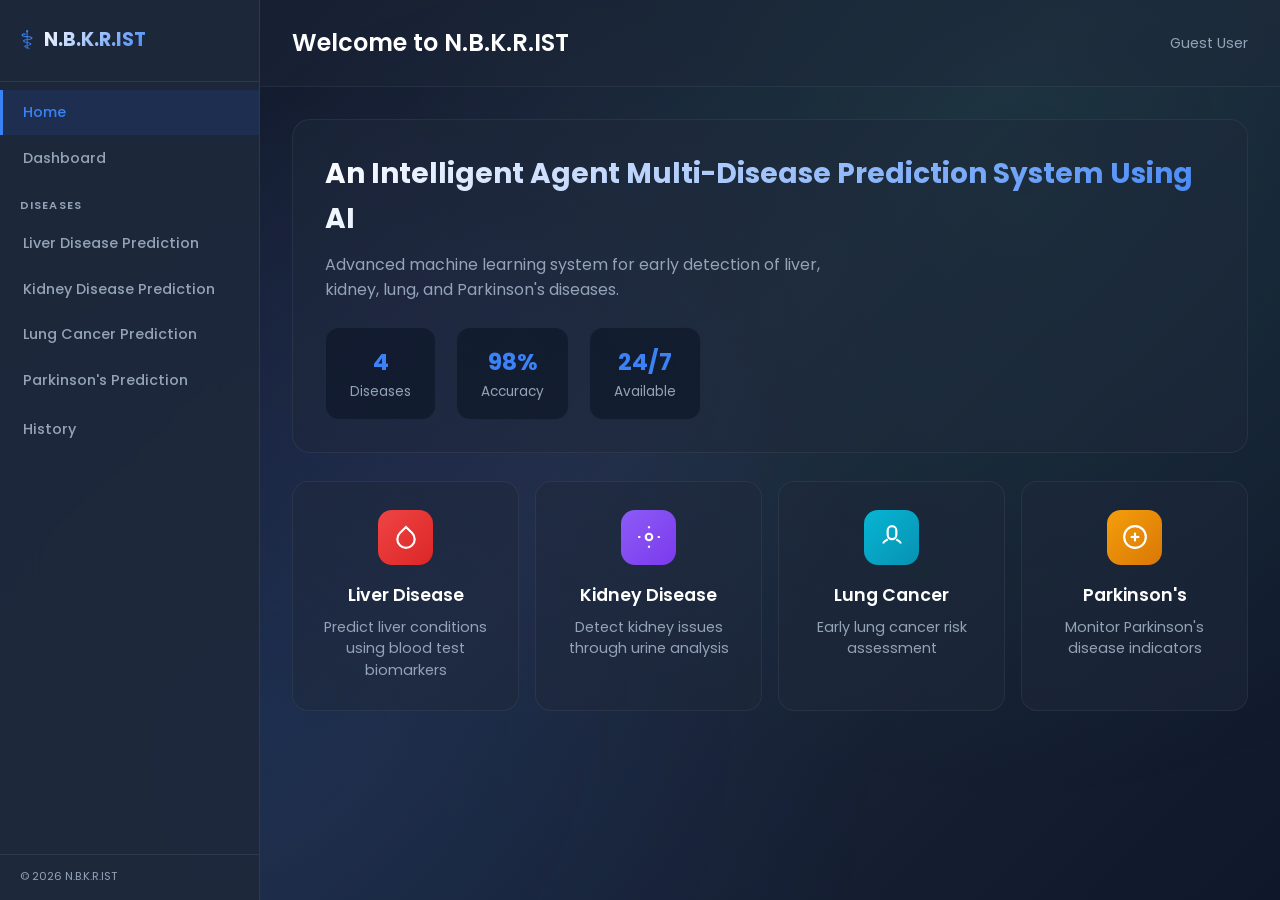
<file: frontend/index.html>
<!DOCTYPE html>
<html lang="en">
<head>
    <meta charset="UTF-8">
    <meta name="viewport" content="width=device-width, initial-scale=1.0">
    <title>N.B.K.R.IST - Home</title>
    <link rel="stylesheet" href="common.css">
    <link rel="stylesheet" href="form.css">
    <link rel="preconnect" href="https://fonts.googleapis.com">
    <link rel="preconnect" href="https://fonts.gstatic.com" crossorigin>
    <link href="https://fonts.googleapis.com/css2?family=Poppins:wght@300;400;500;600;700&display=swap" rel="stylesheet">
</head>
<body>
    <div class="app-container">
        <aside class="sidebar">
            <div class="sidebar-header">
                <span class="logo-icon">⚕</span>
                <h2>N.B.K.R.IST</h2>
            </div>
            <nav class="sidebar-nav">
                <a href="index.html" class="nav-item active">
                    <span>Home</span>
                </a>
                <a href="dashboard.html" class="nav-item">
                    <span>Dashboard</span>
                </a>
                <div class="nav-section">
                    <span class="nav-label">Diseases</span>
                    <a href="liver.html" class="nav-item">
                        <span>Liver Disease Prediction</span>
                    </a>
                    <a href="kidney.html" class="nav-item">
                        <span>Kidney Disease Prediction</span>
                    </a>
                    <a href="lung.html" class="nav-item">
                        <span>Lung Cancer Prediction</span>
                    </a>
                    <a href="parkinsons.html" class="nav-item">
                        <span>Parkinson's Prediction</span>
                    </a>
                </div>
                <a href="history.html" class="nav-item">
                    <span>History</span>
                </a>
            </nav>
            <div class="sidebar-footer">
                <p>© 2026 N.B.K.R.IST</p>
            </div>
        </aside>

        <main class="main-content">
            <header class="page-header">
                <div class="header-left">
                    <h1>Welcome to N.B.K.R.IST</h1>
                </div>
                <div class="header-right">
                    <span class="user-info">Guest User</span>
                </div>
            </header>

            <div class="content">
                <div class="hero-section">
                    <div class="hero-text">
                        <h1>An Intelligent Agent Multi-Disease Prediction System Using AI</h1>
                        <p>Advanced machine learning system for early detection of liver, kidney, lung, and Parkinson's diseases.</p>
                    </div>
                    <div class="hero-stats">
                        <div class="stat-card">
                            <span class="stat-number">4</span>
                            <span class="stat-label">Diseases</span>
                        </div>
                        <div class="stat-card">
                            <span class="stat-number">98%</span>
                            <span class="stat-label">Accuracy</span>
                        </div>
                        <div class="stat-card">
                            <span class="stat-number">24/7</span>
                            <span class="stat-label">Available</span>
                        </div>
                    </div>
                </div>

                <div class="disease-grid">
                    <a href="liver.html" class="disease-card">
                        <div class="disease-icon liver">
                            <svg viewBox="0 0 24 24" fill="none" stroke="currentColor" stroke-width="2">
                                <path d="M12 2.69l5.66 5.66a8 8 0 1 1-11.31 0z"/>
                            </svg>
                        </div>
                        <h3>Liver Disease</h3>
                        <p>Predict liver conditions using blood test biomarkers</p>
                    </a>

                    <a href="kidney.html" class="disease-card">
                        <div class="disease-icon kidney">
                            <svg viewBox="0 0 24 24" fill="none" stroke="currentColor" stroke-width="2">
                                <circle cx="12" cy="12" r="3"/>
                                <path d="M12 2v2m0 16v2M2 12h2m16 0h2"/>
                            </svg>
                        </div>
                        <h3>Kidney Disease</h3>
                        <p>Detect kidney issues through urine analysis</p>
                    </a>

                    <a href="lung.html" class="disease-card">
                        <div class="disease-icon lung">
                            <svg viewBox="0 0 24 24" fill="none" stroke="currentColor" stroke-width="2">
                                <path d="M12 2a4 4 0 0 0-4 4v4a4 4 0 0 0 8 0V6a4 4 0 0 0-4-4z"/>
                                <path d="M8 14c-2 2-4 2-4 4"/>
                                <path d="M16 14c2 2 4 2 4 4"/>
                            </svg>
                        </div>
                        <h3>Lung Cancer</h3>
                        <p>Early lung cancer risk assessment</p>
                    </a>

                    <a href="parkinsons.html" class="disease-card">
                        <div class="disease-icon parkinsons">
                            <svg viewBox="0 0 24 24" fill="none" stroke="currentColor" stroke-width="2">
                                <circle cx="12" cy="12" r="10"/>
                                <path d="M8 12h8"/>
                                <path d="M12 8v8"/>
                            </svg>
                        </div>
                        <h3>Parkinson's</h3>
                        <p>Monitor Parkinson's disease indicators</p>
                    </a>
                </div>
            </div>
        </main>
    </div>

    <script src="app.js"></script>
</body>
</html>
</file>
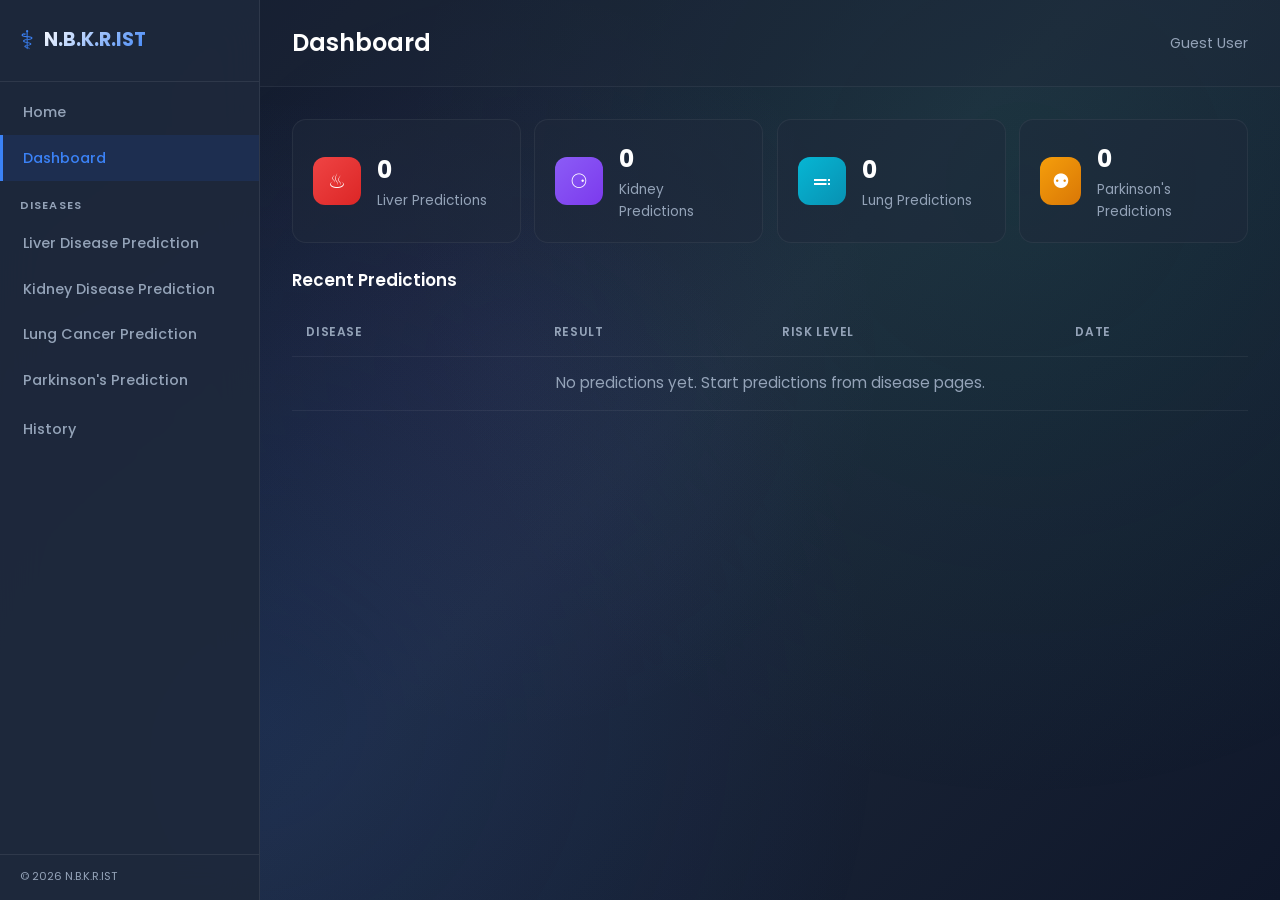
<file: frontend/dashboard.html>
<!DOCTYPE html>
<html lang="en">
<head>
    <meta charset="UTF-8">
    <meta name="viewport" content="width=device-width, initial-scale=1.0">
    <title>Dashboard - N.B.K.R.IST</title>
    <link rel="stylesheet" href="common.css">
    <link rel="stylesheet" href="form.css">
    <link rel="preconnect" href="https://fonts.googleapis.com">
    <link rel="preconnect" href="https://fonts.gstatic.com" crossorigin>
    <link href="https://fonts.googleapis.com/css2?family=Poppins:wght@300;400;500;600;700&display=swap" rel="stylesheet">
</head>
<body>
    <div class="app-container">
        <aside class="sidebar">
            <div class="sidebar-header">
                <span class="logo-icon">⚕</span>
                <h2>N.B.K.R.IST</h2>
            </div>
            <nav class="sidebar-nav">
                <a href="index.html" class="nav-item">
                    <span>Home</span>
                </a>
                <a href="dashboard.html" class="nav-item active">
                    <span>Dashboard</span>
                </a>
                <div class="nav-section">
                    <span class="nav-label">Diseases</span>
                    <a href="liver.html" class="nav-item">
                        <span>Liver Disease Prediction</span>
                    </a>
                    <a href="kidney.html" class="nav-item">
                        <span>Kidney Disease Prediction</span>
                    </a>
                    <a href="lung.html" class="nav-item">
                        <span>Lung Cancer Prediction</span>
                    </a>
                    <a href="parkinsons.html" class="nav-item">
                        <span>Parkinson's Prediction</span>
                    </a>
                </div>
                <a href="history.html" class="nav-item">
                    <span>History</span>
                </a>
            </nav>
            <div class="sidebar-footer">
                <p>© 2026 N.B.K.R.IST</p>
            </div>
        </aside>

        <main class="main-content">
            <header class="page-header">
                <div class="header-left">
                    <h1>Dashboard</h1>
                </div>
                <div class="header-right">
                    <span class="user-info">Guest User</span>
                </div>
            </header>

            <div class="content">
                <div class="dashboard-stats">
                    <div class="dashboard-stat-card">
                        <div class="stat-icon liver">♨</div>
                        <div class="stat-info">
                            <h3 id="liverCount">0</h3>
                            <p>Liver Predictions</p>
                        </div>
                    </div>
                    <div class="dashboard-stat-card">
                        <div class="stat-icon kidney">⚆</div>
                        <div class="stat-info">
                            <h3 id="kidneyCount">0</h3>
                            <p>Kidney Predictions</p>
                        </div>
                    </div>
                    <div class="dashboard-stat-card">
                        <div class="stat-icon lung">≕</div>
                        <div class="stat-info">
                            <h3 id="lungCount">0</h3>
                            <p>Lung Predictions</p>
                        </div>
                    </div>
                    <div class="dashboard-stat-card">
                        <div class="stat-icon parkinsons">⚉</div>
                        <div class="stat-info">
                            <h3 id="parkinsonsCount">0</h3>
                            <p>Parkinson's Predictions</p>
                        </div>
                    </div>
                </div>

                <div class="recent-predictions">
                    <h2 class="section-title">Recent Predictions</h2>
                    <table class="history-table">
                        <thead>
                            <tr>
                                <th>Disease</th>
                                <th>Result</th>
                                <th>Risk Level</th>
                                <th>Date</th>
                            </tr>
                        </thead>
                        <tbody id="recentTable">
                            <tr>
                                <td colspan="4" style="text-align: center; color: var(--gray);">No predictions yet. Start predictions from disease pages.</td>
                            </tr>
                        </tbody>
                    </table>
                </div>
            </div>
        </main>
    </div>

    <script src="app.js"></script>
</body>
</html>
</file>
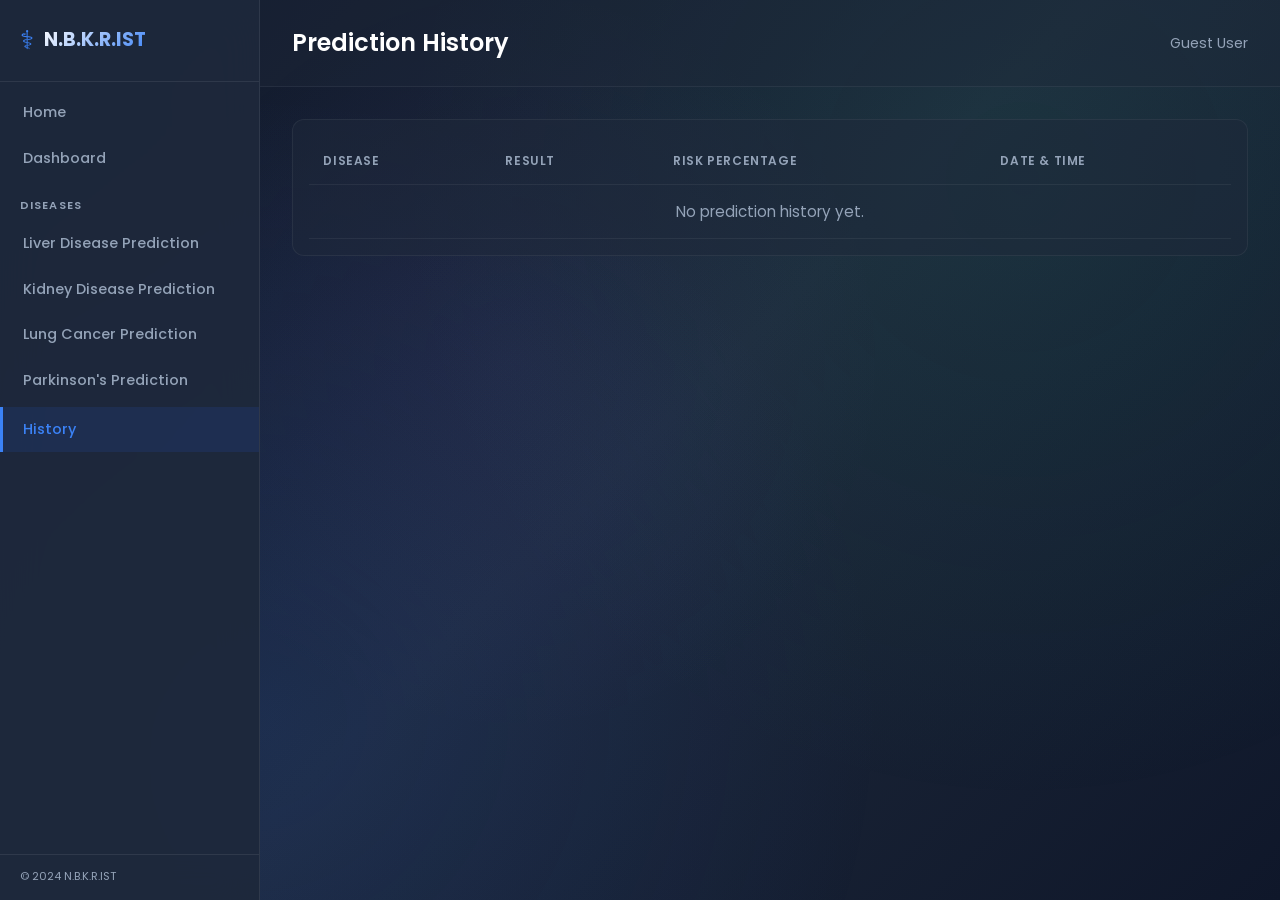
<file: frontend/history.html>
<!DOCTYPE html>
<html lang="en">
<head>
    <meta charset="UTF-8">
    <meta name="viewport" content="width=device-width, initial-scale=1.0">
    <title>History - N.B.K.R.IST</title>
    <link rel="stylesheet" href="common.css">
    <link rel="stylesheet" href="form.css">
    <link rel="preconnect" href="https://fonts.googleapis.com">
    <link rel="preconnect" href="https://fonts.gstatic.com" crossorigin>
    <link href="https://fonts.googleapis.com/css2?family=Poppins:wght@300;400;500;600;700&display=swap" rel="stylesheet">
</head>
<body>
    <div class="app-container">
        <aside class="sidebar">
            <div class="sidebar-header">
                <span class="logo-icon">⚕</span>
                <h2>N.B.K.R.IST</h2>
            </div>
            <nav class="sidebar-nav">
                <a href="index.html" class="nav-item">
                    <span>Home</span>
                </a>
                <a href="dashboard.html" class="nav-item">
                    <span>Dashboard</span>
                </a>
                <div class="nav-section">
                    <span class="nav-label">Diseases</span>
                    <a href="liver.html" class="nav-item">
                        <span>Liver Disease Prediction</span>
                    </a>
                    <a href="kidney.html" class="nav-item">
                        <span>Kidney Disease Prediction</span>
                    </a>
                    <a href="lung.html" class="nav-item">
                        <span>Lung Cancer Prediction</span>
                    </a>
                    <a href="parkinsons.html" class="nav-item">
                        <span>Parkinson's Prediction</span>
                    </a>
                </div>
                <a href="history.html" class="nav-item active">
                    <span>History</span>
                </a>
            </nav>
            <div class="sidebar-footer">
                <p>© 2024 N.B.K.R.IST</p>
            </div>
        </aside>

        <main class="main-content">
            <header class="page-header">
                <div class="header-left">
                    <h1>Prediction History</h1>
                </div>
                <div class="header-right">
                    <span class="user-info">Guest User</span>
                </div>
            </header>

            <div class="content">
                <div class="history-section">
                    <table class="history-table">
                        <thead>
                            <tr>
                                <th>Disease</th>
                                <th>Result</th>
                                <th>Risk Percentage</th>
                                <th>Date & Time</th>
                            </tr>
                        </thead>
                        <tbody id="historyTable">
                            <tr>
                                <td colspan="4" style="text-align: center; color: var(--gray);">No prediction history yet.</td>
                            </tr>
                        </tbody>
                    </table>
                </div>
            </div>
        </main>
    </div>

    <script src="app.js"></script>
</body>
</html>
</file>
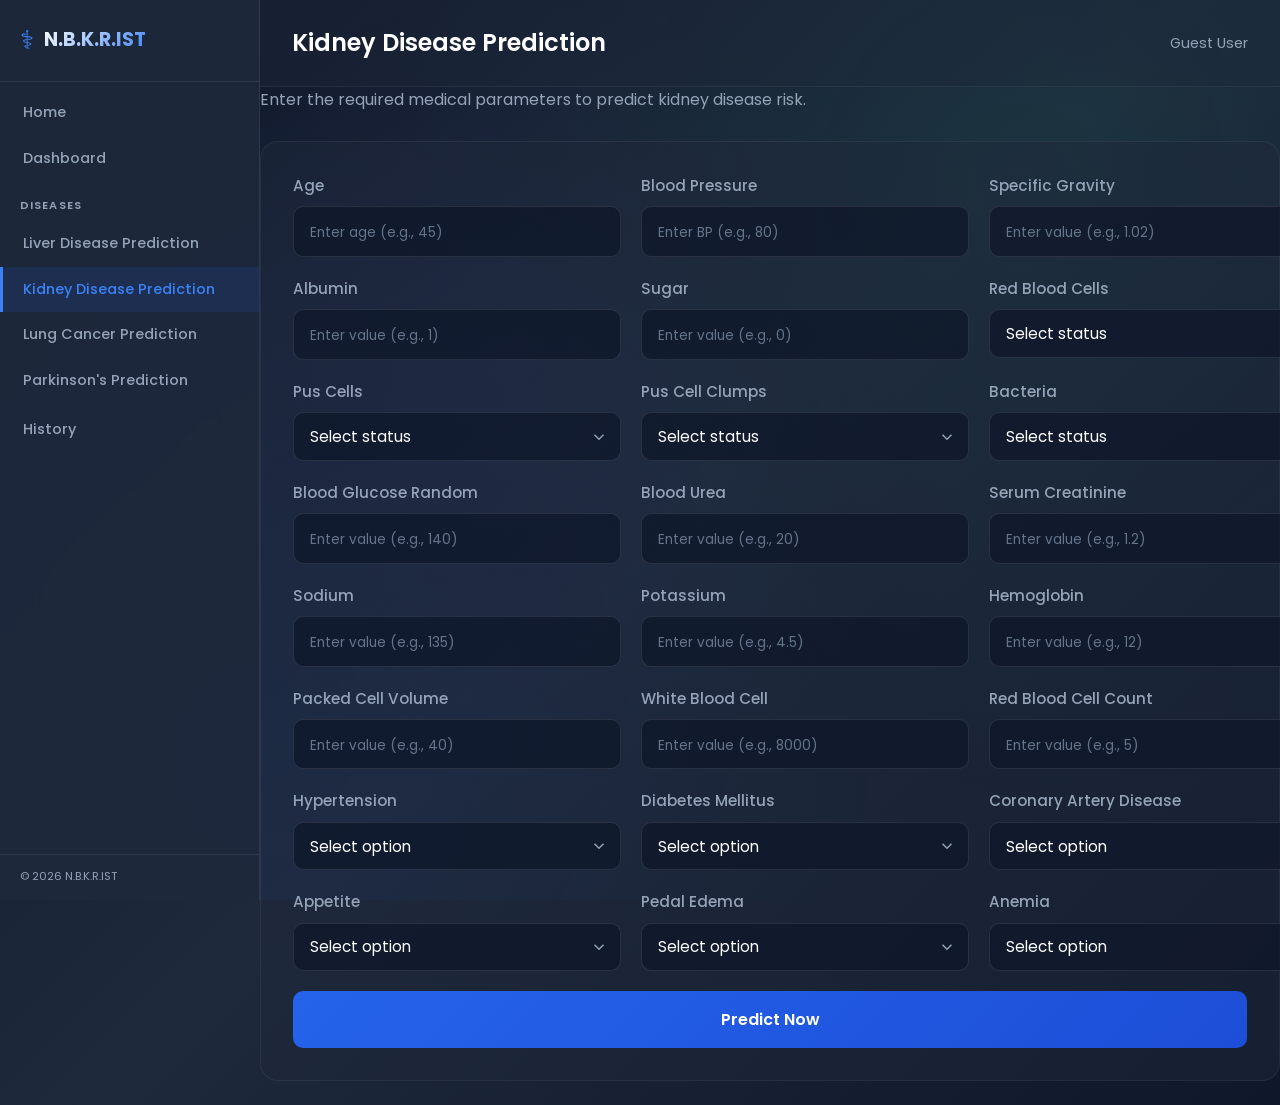
<file: frontend/kidney.html>
<!DOCTYPE html>
<html lang="en">
<head>
    <meta charset="UTF-8">
    <meta name="viewport" content="width=device-width, initial-scale=1.0">
    <title>Kidney Disease Prediction - IntelliCure AI</title>
    <link rel="stylesheet" href="common.css">
    <link rel="stylesheet" href="form.css">
    <link rel="preconnect" href="https://fonts.googleapis.com">
    <link rel="preconnect" href="https://fonts.gstatic.com" crossorigin>
    <link href="https://fonts.googleapis.com/css2?family=Poppins:wght@300;400;500;600;700&display=swap" rel="stylesheet">
</head>
<body>
    <div class="app-container">
        <aside class="sidebar">
            <div class="sidebar-header">
                <span class="logo-icon">⚕</span>
                <h2>N.B.K.R.IST</h2>
            </div>
            <nav class="sidebar-nav">
                <a href="index.html" class="nav-item">
                    <span>Home</span>
                </a>
                <a href="dashboard.html" class="nav-item">
                    <span>Dashboard</span>
                </a>
                <div class="nav-section">
                    <span class="nav-label">Diseases</span>
                    <a href="liver.html" class="nav-item">
                        <span>Liver Disease Prediction</span>
                    </a>
                    <a href="kidney.html" class="nav-item active">
                        <span>Kidney Disease Prediction</span>
                    </a>
                    <a href="lung.html" class="nav-item">
                        <span>Lung Cancer Prediction</span>
                    </a>
                    <a href="parkinsons.html" class="nav-item">
                        <span>Parkinson's Prediction</span>
                    </a>
                </div>
                <a href="history.html" class="nav-item">
                    <span>History</span>
                </a>
            </nav>
            <div class="sidebar-footer">
                <p>© 2026 N.B.K.R.IST</p>
            </div>
        </aside>

        <main class="main-content">
            <header class="page-header">
                <div class="header-left">
                    <h1>Kidney Disease Prediction</h1>
                </div>
                <div class="header-right">
                    <span class="user-info">Guest User</span>
                </div>
            </header>

            <div class="content-wrapper">
                <div class="content-main">
                    <p class="page-description">Enter the required medical parameters to predict kidney disease risk.</p>

                    <form class="prediction-form" id="kidneyForm">
                        <div class="form-grid">
                            <div class="form-group">
                                <label for="age">Age</label>
                                <input type="number" id="age" name="age" placeholder="Enter age (e.g., 45)" required>
                            </div>
                            <div class="form-group">
                                <label for="bp">Blood Pressure</label>
                                <input type="number" id="bp" name="bp" placeholder="Enter BP (e.g., 80)" required>
                            </div>
                            <div class="form-group">
                                <label for="sg">Specific Gravity</label>
                                <input type="number" step="0.01" id="sg" name="sg" placeholder="Enter value (e.g., 1.02)" required>
                            </div>
                            <div class="form-group">
                                <label for="al">Albumin</label>
                                <input type="number" id="al" name="al" placeholder="Enter value (e.g., 1)" required>
                            </div>
                            <div class="form-group">
                                <label for="su">Sugar</label>
                                <input type="number" id="su" name="su" placeholder="Enter value (e.g., 0)" required>
                            </div>
                            <div class="form-group">
                                <label for="rbc">Red Blood Cells</label>
                                <select id="rbc" name="rbc" required>
                                    <option value="">Select status</option>
                                    <option value="0">Normal</option>
                                    <option value="1">Abnormal</option>
                                </select>
                            </div>
                            <div class="form-group">
                                <label for="pc">Pus Cells</label>
                                <select id="pc" name="pc" required>
                                    <option value="">Select status</option>
                                    <option value="0">Normal</option>
                                    <option value="1">Abnormal</option>
                                </select>
                            </div>
                            <div class="form-group">
                                <label for="pcc">Pus Cell Clumps</label>
                                <select id="pcc" name="pcc" required>
                                    <option value="">Select status</option>
                                    <option value="0">Not Present</option>
                                    <option value="1">Present</option>
                                </select>
                            </div>
                            <div class="form-group">
                                <label for="ba">Bacteria</label>
                                <select id="ba" name="ba" required>
                                    <option value="">Select status</option>
                                    <option value="0">Not Present</option>
                                    <option value="1">Present</option>
                                </select>
                            </div>
                            <div class="form-group">
                                <label for="bgr">Blood Glucose Random</label>
                                <input type="number" id="bgr" name="bgr" placeholder="Enter value (e.g., 140)" required>
                            </div>
                            <div class="form-group">
                                <label for="bu">Blood Urea</label>
                                <input type="number" id="bu" name="bu" placeholder="Enter value (e.g., 20)" required>
                            </div>
                            <div class="form-group">
                                <label for="sc">Serum Creatinine</label>
                                <input type="number" step="0.1" id="sc" name="sc" placeholder="Enter value (e.g., 1.2)" required>
                            </div>
                            <div class="form-group">
                                <label for="sod">Sodium</label>
                                <input type="number" id="sod" name="sod" placeholder="Enter value (e.g., 135)" required>
                            </div>
                            <div class="form-group">
                                <label for="pot">Potassium</label>
                                <input type="number" step="0.1" id="pot" name="pot" placeholder="Enter value (e.g., 4.5)" required>
                            </div>
                            <div class="form-group">
                                <label for="hemo">Hemoglobin</label>
                                <input type="number" step="0.1" id="hemo" name="hemo" placeholder="Enter value (e.g., 12)" required>
                            </div>
                            <div class="form-group">
                                <label for="pcv">Packed Cell Volume</label>
                                <input type="number" id="pcv" name="pcv" placeholder="Enter value (e.g., 40)" required>
                            </div>
                            <div class="form-group">
                                <label for="wc">White Blood Cell</label>
                                <input type="number" id="wc" name="wc" placeholder="Enter value (e.g., 8000)" required>
                            </div>
                            <div class="form-group">
                                <label for="rc">Red Blood Cell Count</label>
                                <input type="number" step="0.1" id="rc" name="rc" placeholder="Enter value (e.g., 5)" required>
                            </div>
                            <div class="form-group">
                                <label for="htn">Hypertension</label>
                                <select id="htn" name="htn" required>
                                    <option value="">Select option</option>
                                    <option value="0">No</option>
                                    <option value="1">Yes</option>
                                </select>
                            </div>
                            <div class="form-group">
                                <label for="dm">Diabetes Mellitus</label>
                                <select id="dm" name="dm" required>
                                    <option value="">Select option</option>
                                    <option value="0">No</option>
                                    <option value="1">Yes</option>
                                </select>
                            </div>
                            <div class="form-group">
                                <label for="cad">Coronary Artery Disease</label>
                                <select id="cad" name="cad" required>
                                    <option value="">Select option</option>
                                    <option value="0">No</option>
                                    <option value="1">Yes</option>
                                </select>
                            </div>
                            <div class="form-group">
                                <label for="appet">Appetite</label>
                                <select id="appet" name="appet" required>
                                    <option value="">Select option</option>
                                    <option value="0">Good</option>
                                    <option value="1">Poor</option>
                                </select>
                            </div>
                            <div class="form-group">
                                <label for="pe">Pedal Edema</label>
                                <select id="pe" name="pe" required>
                                    <option value="">Select option</option>
                                    <option value="0">No</option>
                                    <option value="1">Yes</option>
                                </select>
                            </div>
                            <div class="form-group">
                                <label for="ane">Anemia</label>
                                <select id="ane" name="ane" required>
                                    <option value="">Select option</option>
                                    <option value="0">No</option>
                                    <option value="1">Yes</option>
                                </select>
                            </div>
                        </div>
                        <button type="submit" class="btn-submit">
                            <span class="btn-text">Predict Now</span>
                            <span class="loader"></span>
                        </button>
                    </form>

                    <div class="result-section" id="kidneyResult">
                        <div class="result-card">
                            <div class="result-status" id="resultStatus">Negative</div>
                            <div class="result-percentage">
                                <div class="percentage-bar">
                                    <div class="percentage-fill" id="percentageFill"></div>
                                </div>
                                <div class="percentage-text" id="percentageText">0%</div>
                            </div>
                            <p class="result-message" id="resultMessage">No signs of kidney disease detected.</p>
                        </div>
                    </div>
                </div>
            </div>
        </main>
    </div>

    <script src="app.js"></script>
</body>
</html>
</file>
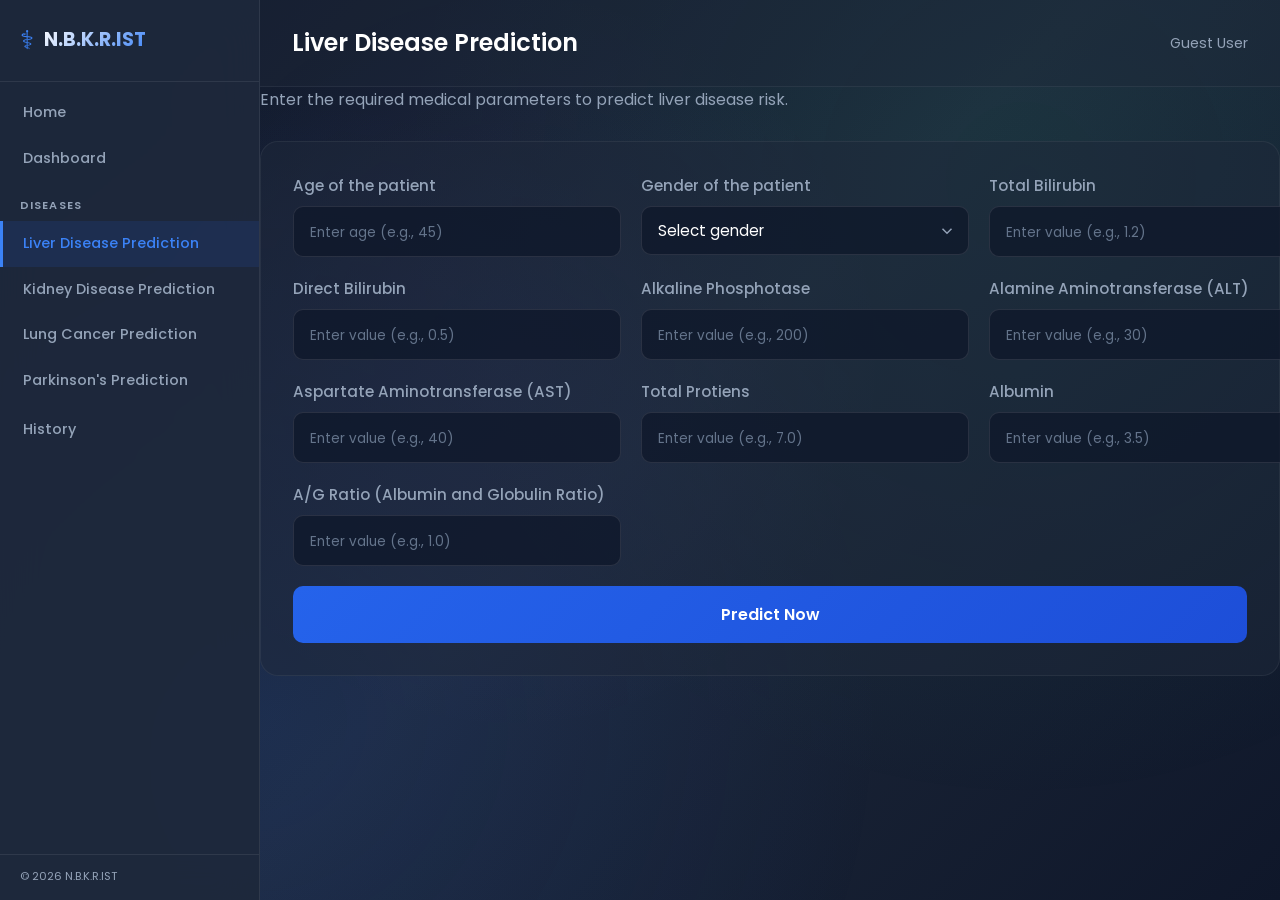
<file: frontend/liver.html>
<!DOCTYPE html>
<html lang="en">
<head>
    <meta charset="UTF-8">
    <meta name="viewport" content="width=device-width, initial-scale=1.0">
    <title>Liver Disease Prediction - IntelliCure AI</title>
    <link rel="stylesheet" href="common.css">
    <link rel="stylesheet" href="form.css">
    <link rel="preconnect" href="https://fonts.googleapis.com">
    <link rel="preconnect" href="https://fonts.gstatic.com" crossorigin>
    <link href="https://fonts.googleapis.com/css2?family=Poppins:wght@300;400;500;600;700&display=swap" rel="stylesheet">
</head>
<body>
    <div class="app-container">
        <aside class="sidebar">
            <div class="sidebar-header">
                <span class="logo-icon">⚕</span>
                <h2>N.B.K.R.IST</h2>
            </div>
            <nav class="sidebar-nav">
                <a href="index.html" class="nav-item">
                    <span>Home</span>
                </a>
                <a href="dashboard.html" class="nav-item">
                    <span>Dashboard</span>
                </a>
                <div class="nav-section">
                    <span class="nav-label">Diseases</span>
                    <a href="liver.html" class="nav-item active">
                        <span>Liver Disease Prediction</span>
                    </a>
                    <a href="kidney.html" class="nav-item">
                        <span>Kidney Disease Prediction</span>
                    </a>
                    <a href="lung.html" class="nav-item">
                        <span>Lung Cancer Prediction</span>
                    </a>
                    <a href="parkinsons.html" class="nav-item">
                        <span>Parkinson's Prediction</span>
                    </a>
                </div>
                <a href="history.html" class="nav-item">
                    <span>History</span>
                </a>
            </nav>
            <div class="sidebar-footer">
                <p>© 2026 N.B.K.R.IST</p>
            </div>
        </aside>

        <main class="main-content">
            <header class="page-header">
                <div class="header-left">
                    <h1>Liver Disease Prediction</h1>
                </div>
                <div class="header-right">
                    <span class="user-info">Guest User</span>
                </div>
            </header>

            <div class="content-wrapper">
                <div class="content-main">
                    <p class="page-description">Enter the required medical parameters to predict liver disease risk.</p>

                    <form class="prediction-form" id="liverForm">
                        <div class="form-grid">
                            <div class="form-group">
                                <label for="age">Age of the patient</label>
                                <input type="number" id="age" name="age" placeholder="Enter age (e.g., 45)" required>
                            </div>
                            <div class="form-group">
                                <label for="gender">Gender of the patient</label>
                                <select id="gender" name="gender" required>
                                    <option value="">Select gender</option>
                                    <option value="1">Male</option>
                                    <option value="0">Female</option>
                                </select>
                            </div>
                            <div class="form-group">
                                <label for="total_bil">Total Bilirubin</label>
                                <input type="number" step="0.1" id="total_bil" name="total_bil" placeholder="Enter value (e.g., 1.2)" required>
                            </div>
                            <div class="form-group">
                                <label for="direct_bil">Direct Bilirubin</label>
                                <input type="number" step="0.1" id="direct_bil" name="direct_bil" placeholder="Enter value (e.g., 0.5)" required>
                            </div>
                            <div class="form-group">
                                <label for="alk_phos">Alkaline Phosphotase</label>
                                <input type="number" id="alk_phos" name="alk_phos" placeholder="Enter value (e.g., 200)" required>
                            </div>
                            <div class="form-group">
                                <label for="sgpt">Alamine Aminotransferase (ALT)</label>
                                <input type="number" id="sgpt" name="sgpt" placeholder="Enter value (e.g., 30)" required>
                            </div>
                            <div class="form-group">
                                <label for="sgot">Aspartate Aminotransferase (AST)</label>
                                <input type="number" id="sgot" name="sgot" placeholder="Enter value (e.g., 40)" required>
                            </div>
                            <div class="form-group">
                                <label for="total_proteins">Total Protiens</label>
                                <input type="number" step="0.1" id="total_proteins" name="total_proteins" placeholder="Enter value (e.g., 7.0)" required>
                            </div>
                            <div class="form-group">
                                <label for="albumin">Albumin</label>
                                <input type="number" step="0.1" id="albumin" name="albumin" placeholder="Enter value (e.g., 3.5)" required>
                            </div>
                            <div class="form-group">
                                <label for="ag_ratio">A/G Ratio (Albumin and Globulin Ratio)</label>
                                <input type="number" step="0.1" id="ag_ratio" name="ag_ratio" placeholder="Enter value (e.g., 1.0)" required>
                            </div>
                        </div>
                        <button type="submit" class="btn-submit">
                            <span class="btn-text">Predict Now</span>
                            <span class="loader"></span>
                        </button>
                    </form>

                    <div class="result-section" id="liverResult">
                        <div class="result-card">
                            <div class="result-status" id="resultStatus">Negative</div>
                            <div class="result-percentage">
                                <div class="percentage-bar">
                                    <div class="percentage-fill" id="percentageFill"></div>
                                </div>
                                <div class="percentage-text" id="percentageText">0%</div>
                            </div>
                            <p class="result-message" id="resultMessage">No signs of liver disease detected.</p>
                        </div>
                    </div>
                </div>
            </div>
        </main>
    </div>

    <script src="app.js"></script>
</body>
</html>
</file>
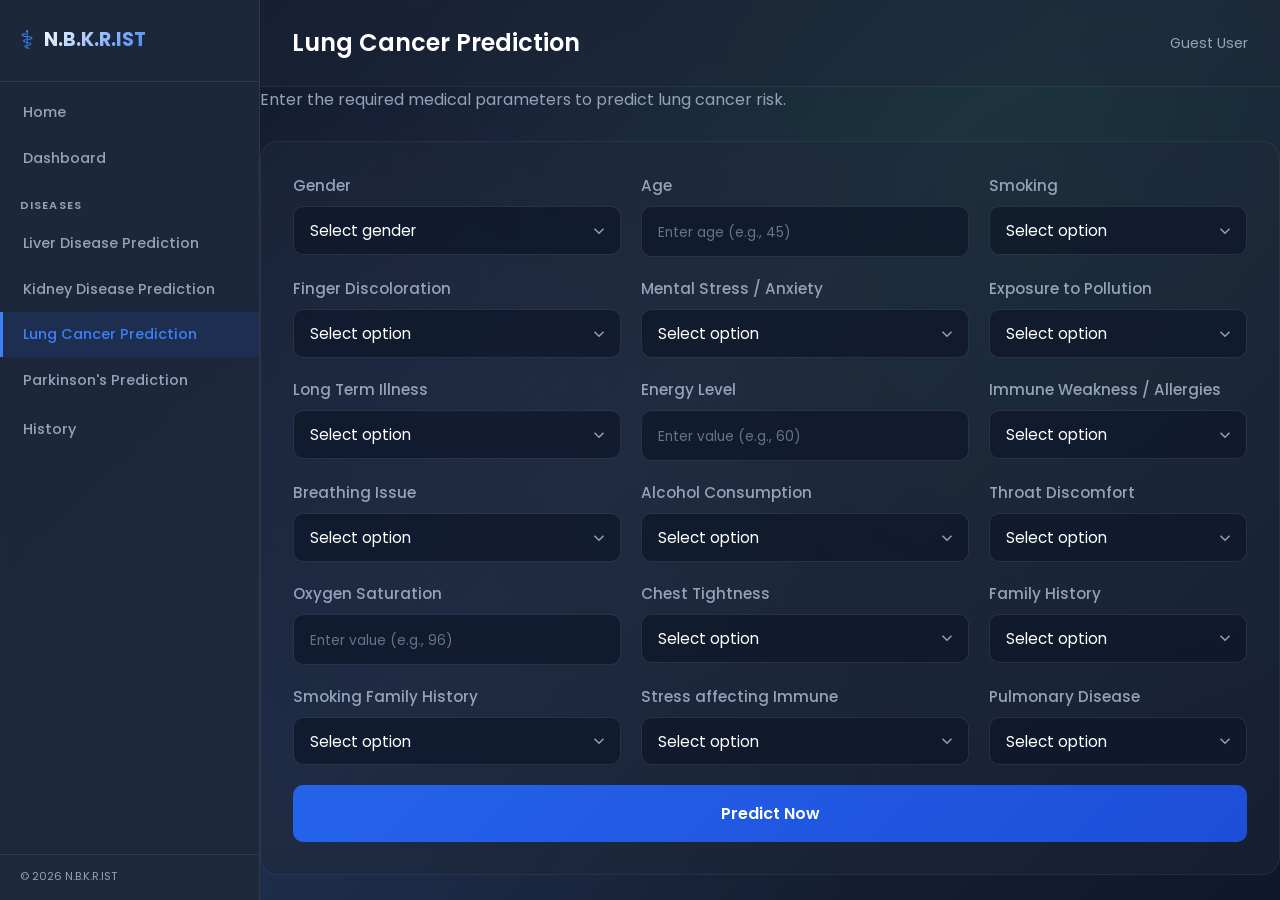
<file: frontend/lung.html>
<!DOCTYPE html>
<html lang="en">
<head>
    <meta charset="UTF-8">
    <meta name="viewport" content="width=device-width, initial-scale=1.0">
    <title>Lung Cancer Prediction - IntelliCure AI</title>
    <link rel="stylesheet" href="common.css">
    <link rel="stylesheet" href="form.css">
    <link rel="preconnect" href="https://fonts.googleapis.com">
    <link rel="preconnect" href="https://fonts.gstatic.com" crossorigin>
    <link href="https://fonts.googleapis.com/css2?family=Poppins:wght@300;400;500;600;700&display=swap" rel="stylesheet">
</head>
<body>
    <div class="app-container">
        <aside class="sidebar">
            <div class="sidebar-header">
                <span class="logo-icon">⚕</span>
                <h2>N.B.K.R.IST</h2>
            </div>
            <nav class="sidebar-nav">
                <a href="index.html" class="nav-item">
                    <span>Home</span>
                </a>
                <a href="dashboard.html" class="nav-item">
                    <span>Dashboard</span>
                </a>
                <div class="nav-section">
                    <span class="nav-label">Diseases</span>
                    <a href="liver.html" class="nav-item">
                        <span>Liver Disease Prediction</span>
                    </a>
                    <a href="kidney.html" class="nav-item">
                        <span>Kidney Disease Prediction</span>
                    </a>
                    <a href="lung.html" class="nav-item active">
                        <span>Lung Cancer Prediction</span>
                    </a>
                    <a href="parkinsons.html" class="nav-item">
                        <span>Parkinson's Prediction</span>
                    </a>
                </div>
                <a href="history.html" class="nav-item">
                    <span>History</span>
                </a>
            </nav>
            <div class="sidebar-footer">
                <p>© 2026 N.B.K.R.IST</p>
            </div>
        </aside>

        <main class="main-content">
            <header class="page-header">
                <div class="header-left">
                    <h1>Lung Cancer Prediction</h1>
                </div>
                <div class="header-right">
                    <span class="user-info">Guest User</span>
                </div>
            </header>

            <div class="content-wrapper">
                <div class="content-main">
                    <p class="page-description">Enter the required medical parameters to predict lung cancer risk.</p>

                    <form class="prediction-form" id="lungForm">
                        <div class="form-grid">
                            <div class="form-group">
                                <label for="GENDER">Gender</label>
                                <select id="GENDER" name="GENDER" required>
                                    <option value="">Select gender</option>
                                    <option value="1">Male</option>
                                    <option value="0">Female</option>
                                </select>
                            </div>
                            <div class="form-group">
                                <label for="AGE">Age</label>
                                <input type="number" id="AGE" name="AGE" placeholder="Enter age (e.g., 45)" required>
                            </div>
                            <div class="form-group">
                                <label for="SMOKING">Smoking</label>
                                <select id="SMOKING" name="SMOKING" required>
                                    <option value="">Select option</option>
                                    <option value="1">Yes</option>
                                    <option value="0">No</option>
                                </select>
                            </div>
                            <div class="form-group">
                                <label for="FINGER_DISCOLORATION">Finger Discoloration</label>
                                <select id="FINGER_DISCOLORATION" name="FINGER_DISCOLORATION" required>
                                    <option value="">Select option</option>
                                    <option value="1">Yes</option>
                                    <option value="0">No</option>
                                </select>
                            </div>
                            <div class="form-group">
                                <label for="MENTAL_STRESS">Mental Stress / Anxiety</label>
                                <select id="MENTAL_STRESS" name="MENTAL_STRESS" required>
                                    <option value="">Select option</option>
                                    <option value="1">Yes</option>
                                    <option value="0">No</option>
                                </select>
                            </div>
                            <div class="form-group">
                                <label for="EXPOSURE_TO_POLLUTION">Exposure to Pollution</label>
                                <select id="EXPOSURE_TO_POLLUTION" name="EXPOSURE_TO_POLLUTION" required>
                                    <option value="">Select option</option>
                                    <option value="1">Yes</option>
                                    <option value="0">No</option>
                                </select>
                            </div>
                            <div class="form-group">
                                <label for="LONG_TERM_ILLNESS">Long Term Illness</label>
                                <select id="LONG_TERM_ILLNESS" name="LONG_TERM_ILLNESS" required>
                                    <option value="">Select option</option>
                                    <option value="1">Yes</option>
                                    <option value="0">No</option>
                                </select>
                            </div>
                            <div class="form-group">
                                <label for="ENERGY_LEVEL">Energy Level</label>
                                <input type="number" step="0.01" id="ENERGY_LEVEL" name="ENERGY_LEVEL" placeholder="Enter value (e.g., 60)" required>
                            </div>
                            <div class="form-group">
                                <label for="IMMUNE_WEAKNESS">Immune Weakness / Allergies</label>
                                <select id="IMMUNE_WEAKNESS" name="IMMUNE_WEAKNESS" required>
                                    <option value="">Select option</option>
                                    <option value="1">Yes</option>
                                    <option value="0">No</option>
                                </select>
                            </div>
                            <div class="form-group">
                                <label for="BREATHING_ISSUE">Breathing Issue</label>
                                <select id="BREATHING_ISSUE" name="BREATHING_ISSUE" required>
                                    <option value="">Select option</option>
                                    <option value="1">Yes</option>
                                    <option value="0">No</option>
                                </select>
                            </div>
                            <div class="form-group">
                                <label for="ALCOHOL_CONSUMPTION">Alcohol Consumption</label>
                                <select id="ALCOHOL_CONSUMPTION" name="ALCOHOL_CONSUMPTION" required>
                                    <option value="">Select option</option>
                                    <option value="1">Yes</option>
                                    <option value="0">No</option>
                                </select>
                            </div>
                            <div class="form-group">
                                <label for="THROAT_DISCOMFORT">Throat Discomfort</label>
                                <select id="THROAT_DISCOMFORT" name="THROAT_DISCOMFORT" required>
                                    <option value="">Select option</option>
                                    <option value="1">Yes</option>
                                    <option value="0">No</option>
                                </select>
                            </div>
                            <div class="form-group">
                                <label for="OXYGEN_SATURATION">Oxygen Saturation</label>
                                <input type="number" step="0.01" id="OXYGEN_SATURATION" name="OXYGEN_SATURATION" placeholder="Enter value (e.g., 96)" required>
                            </div>
                            <div class="form-group">
                                <label for="CHEST_TIGHTNESS">Chest Tightness</label>
                                <select id="CHEST_TIGHTNESS" name="CHEST_TIGHTNESS" required>
                                    <option value="">Select option</option>
                                    <option value="1">Yes</option>
                                    <option value="0">No</option>
                                </select>
                            </div>
                            <div class="form-group">
                                <label for="FAMILY_HISTORY">Family History</label>
                                <select id="FAMILY_HISTORY" name="FAMILY_HISTORY" required>
                                    <option value="">Select option</option>
                                    <option value="1">Yes</option>
                                    <option value="0">No</option>
                                </select>
                            </div>
                            <div class="form-group">
                                <label for="SMOKING_FAMILY_HISTORY">Smoking Family History</label>
                                <select id="SMOKING_FAMILY_HISTORY" name="SMOKING_FAMILY_HISTORY" required>
                                    <option value="">Select option</option>
                                    <option value="1">Yes</option>
                                    <option value="0">No</option>
                                </select>
                            </div>
                            <div class="form-group">
                                <label for="STRESS_IMMUNE">Stress affecting Immune</label>
                                <select id="STRESS_IMMUNE" name="STRESS_IMMUNE" required>
                                    <option value="">Select option</option>
                                    <option value="1">Yes</option>
                                    <option value="0">No</option>
                                </select>
                            </div>
                            <div class="form-group">
                                <label for="PULMONARY_DISEASE">Pulmonary Disease</label>
                                <select id="PULMONARY_DISEASE" name="PULMONARY_DISEASE" required>
                                    <option value="">Select option</option>
                                    <option value="1">Yes</option>
                                    <option value="0">No</option>
                                </select>
                            </div>
                        </div>
                        <button type="submit" class="btn-submit">
                            <span class="btn-text">Predict Now</span>
                            <span class="loader"></span>
                        </button>
                    </form>

                    <div class="result-section" id="lungResult">
                        <div class="result-card">
                            <div class="result-status" id="resultStatus">Negative</div>
                            <div class="result-percentage">
                                <div class="percentage-bar">
                                    <div class="percentage-fill" id="percentageFill"></div>
                                </div>
                                <div class="percentage-text" id="percentageText">0%</div>
                            </div>
                            <p class="result-message" id="resultMessage">No signs of lung cancer detected.</p>
                        </div>
                    </div>
                </div>
            </div>
        </main>
    </div>

    <script src="app.js"></script>
</body>
</html>
</file>
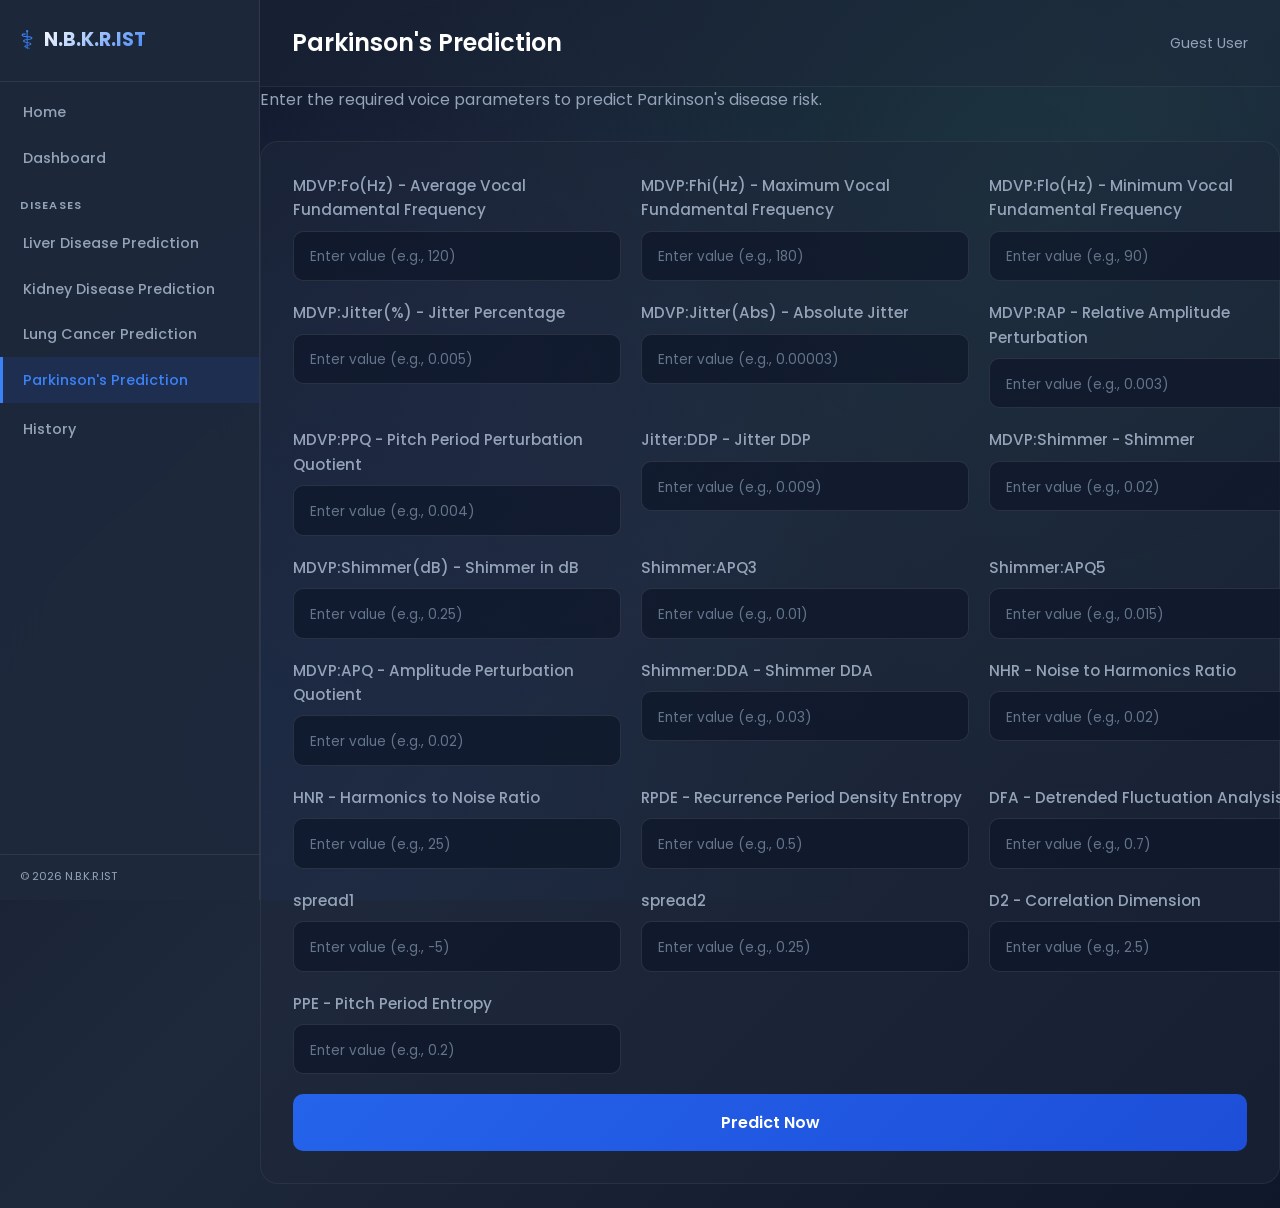
<file: frontend/parkinsons.html>
<!DOCTYPE html>
<html lang="en">
<head>
    <meta charset="UTF-8">
    <meta name="viewport" content="width=device-width, initial-scale=1.0">
    <title>Parkinson's Prediction - IntelliCure AI</title>
    <link rel="stylesheet" href="common.css">
    <link rel="stylesheet" href="form.css">
    <link rel="preconnect" href="https://fonts.googleapis.com">
    <link rel="preconnect" href="https://fonts.gstatic.com" crossorigin>
    <link href="https://fonts.googleapis.com/css2?family=Poppins:wght@300;400;500;600;700&display=swap" rel="stylesheet">
</head>
<body>
    <div class="app-container">
        <aside class="sidebar">
            <div class="sidebar-header">
                <span class="logo-icon">⚕</span>
                <h2>N.B.K.R.IST</h2>
            </div>
            <nav class="sidebar-nav">
                <a href="index.html" class="nav-item">
                    <span>Home</span>
                </a>
                <a href="dashboard.html" class="nav-item">
                    <span>Dashboard</span>
                </a>
                <div class="nav-section">
                    <span class="nav-label">Diseases</span>
                    <a href="liver.html" class="nav-item">
                        <span>Liver Disease Prediction</span>
                    </a>
                    <a href="kidney.html" class="nav-item">
                        <span>Kidney Disease Prediction</span>
                    </a>
                    <a href="lung.html" class="nav-item">
                        <span>Lung Cancer Prediction</span>
                    </a>
                    <a href="parkinsons.html" class="nav-item active">
                        <span>Parkinson's Prediction</span>
                    </a>
                </div>
                <a href="history.html" class="nav-item">
                    <span>History</span>
                </a>
            </nav>
            <div class="sidebar-footer">
                <p>© 2026 N.B.K.R.IST</p>
            </div>
        </aside>

        <main class="main-content">
            <header class="page-header">
                <div class="header-left">
                    <h1>Parkinson's Prediction</h1>
                </div>
                <div class="header-right">
                    <span class="user-info">Guest User</span>
                </div>
            </header>

            <div class="content-wrapper">
                <div class="content-main">
                    <p class="page-description">Enter the required voice parameters to predict Parkinson's disease risk.</p>

                    <form class="prediction-form" id="parkinsonsForm">
                        <div class="form-grid">
                            <div class="form-group">
                                <label for="MDVP:Fo(Hz)">MDVP:Fo(Hz) - Average Vocal Fundamental Frequency</label>
                                <input type="number" step="0.01" id="MDVP:Fo(Hz)" name="MDVP:Fo(Hz)" placeholder="Enter value (e.g., 120)" required>
                            </div>
                            <div class="form-group">
                                <label for="MDVP:Fhi(Hz)">MDVP:Fhi(Hz) - Maximum Vocal Fundamental Frequency</label>
                                <input type="number" step="0.01" id="MDVP:Fhi(Hz)" name="MDVP:Fhi(Hz)" placeholder="Enter value (e.g., 180)" required>
                            </div>
                            <div class="form-group">
                                <label for="MDVP:Flo(Hz)">MDVP:Flo(Hz) - Minimum Vocal Fundamental Frequency</label>
                                <input type="number" step="0.01" id="MDVP:Flo(Hz)" name="MDVP:Flo(Hz)" placeholder="Enter value (e.g., 90)" required>
                            </div>
                            <div class="form-group">
                                <label for="MDVP:Jitter(%)">MDVP:Jitter(%) - Jitter Percentage</label>
                                <input type="number" step="0.001" id="MDVP:Jitter(%)" name="MDVP:Jitter(%)" placeholder="Enter value (e.g., 0.005)" required>
                            </div>
                            <div class="form-group">
                                <label for="MDVP:Jitter(Abs)">MDVP:Jitter(Abs) - Absolute Jitter</label>
                                <input type="number" step="0.0001" id="MDVP:Jitter(Abs)" name="MDVP:Jitter(Abs)" placeholder="Enter value (e.g., 0.00003)" required>
                            </div>
                            <div class="form-group">
                                <label for="MDVP:RAP">MDVP:RAP - Relative Amplitude Perturbation</label>
                                <input type="number" step="0.001" id="MDVP:RAP" name="MDVP:RAP" placeholder="Enter value (e.g., 0.003)" required>
                            </div>
                            <div class="form-group">
                                <label for="MDVP:PPQ">MDVP:PPQ - Pitch Period Perturbation Quotient</label>
                                <input type="number" step="0.001" id="MDVP:PPQ" name="MDVP:PPQ" placeholder="Enter value (e.g., 0.004)" required>
                            </div>
                            <div class="form-group">
                                <label for="Jitter:DDP">Jitter:DDP - Jitter DDP</label>
                                <input type="number" step="0.001" id="Jitter:DDP" name="Jitter:DDP" placeholder="Enter value (e.g., 0.009)" required>
                            </div>
                            <div class="form-group">
                                <label for="MDVP:Shimmer">MDVP:Shimmer - Shimmer</label>
                                <input type="number" step="0.001" id="MDVP:Shimmer" name="MDVP:Shimmer" placeholder="Enter value (e.g., 0.02)" required>
                            </div>
                            <div class="form-group">
                                <label for="MDVP:Shimmer(dB)">MDVP:Shimmer(dB) - Shimmer in dB</label>
                                <input type="number" step="0.01" id="MDVP:Shimmer(dB)" name="MDVP:Shimmer(dB)" placeholder="Enter value (e.g., 0.25)" required>
                            </div>
                            <div class="form-group">
                                <label for="Shimmer:APQ3">Shimmer:APQ3</label>
                                <input type="number" step="0.001" id="Shimmer:APQ3" name="Shimmer:APQ3" placeholder="Enter value (e.g., 0.01)" required>
                            </div>
                            <div class="form-group">
                                <label for="Shimmer:APQ5">Shimmer:APQ5</label>
                                <input type="number" step="0.001" id="Shimmer:APQ5" name="Shimmer:APQ5" placeholder="Enter value (e.g., 0.015)" required>
                            </div>
                            <div class="form-group">
                                <label for="MDVP:APQ">MDVP:APQ - Amplitude Perturbation Quotient</label>
                                <input type="number" step="0.001" id="MDVP:APQ" name="MDVP:APQ" placeholder="Enter value (e.g., 0.02)" required>
                            </div>
                            <div class="form-group">
                                <label for="Shimmer:DDA">Shimmer:DDA - Shimmer DDA</label>
                                <input type="number" step="0.001" id="Shimmer:DDA" name="Shimmer:DDA" placeholder="Enter value (e.g., 0.03)" required>
                            </div>
                            <div class="form-group">
                                <label for="NHR">NHR - Noise to Harmonics Ratio</label>
                                <input type="number" step="0.001" id="NHR" name="NHR" placeholder="Enter value (e.g., 0.02)" required>
                            </div>
                            <div class="form-group">
                                <label for="HNR">HNR - Harmonics to Noise Ratio</label>
                                <input type="number" step="0.01" id="HNR" name="HNR" placeholder="Enter value (e.g., 25)" required>
                            </div>
                            <div class="form-group">
                                <label for="RPDE">RPDE - Recurrence Period Density Entropy</label>
                                <input type="number" step="0.0001" id="RPDE" name="RPDE" placeholder="Enter value (e.g., 0.5)" required>
                            </div>
                            <div class="form-group">
                                <label for="DFA">DFA - Detrended Fluctuation Analysis</label>
                                <input type="number" step="0.001" id="DFA" name="DFA" placeholder="Enter value (e.g., 0.7)" required>
                            </div>
                            <div class="form-group">
                                <label for="spread1">spread1</label>
                                <input type="number" step="0.001" id="spread1" name="spread1" placeholder="Enter value (e.g., -5)" required>
                            </div>
                            <div class="form-group">
                                <label for="spread2">spread2</label>
                                <input type="number" step="0.01" id="spread2" name="spread2" placeholder="Enter value (e.g., 0.25)" required>
                            </div>
                            <div class="form-group">
                                <label for="D2">D2 - Correlation Dimension</label>
                                <input type="number" step="0.01" id="D2" name="D2" placeholder="Enter value (e.g., 2.5)" required>
                            </div>
                            <div class="form-group">
                                <label for="PPE">PPE - Pitch Period Entropy</label>
                                <input type="number" step="0.001" id="PPE" name="PPE" placeholder="Enter value (e.g., 0.2)" required>
                            </div>
                        </div>
                        <button type="submit" class="btn-submit">
                            <span class="btn-text">Predict Now</span>
                            <span class="loader"></span>
                        </button>
                    </form>

                    <div class="result-section" id="parkinsonsResult">
                        <div class="result-card">
                            <div class="result-status" id="resultStatus">Negative</div>
                            <div class="result-percentage">
                                <div class="percentage-bar">
                                    <div class="percentage-fill" id="percentageFill"></div>
                                </div>
                                <div class="percentage-text" id="percentageText">0%</div>
                            </div>
                            <p class="result-message" id="resultMessage">No signs of Parkinson's disease detected.</p>
                        </div>
                    </div>
                </div>
            </div>
        </main>
    </div>

    <script src="app.js"></script>
</body>
</html>
</file>
<file: frontend/common.css>
/* ========================================
   IntelliCure AI - Common Styles
   Shared across all pages
   ======================================== */

/* ========================================
    CSS Variables & Theme
    ======================================== */
:root {
    --primary: #2563eb;
    --primary-dark: #1d4ed8;
    --primary-light: #3b82f6;
    --secondary: #10b981;
    --danger: #ef4444;
    --warning: #f59e0b;
    --dark: #1e293b;
    --dark-light: #334155;
    --white: #ffffff;
    --gray: #94a3b8;
    --gray-dark: #64748b;
    --sidebar-width: 260px;
    --content-gap: 0;
    --transition: all 0.3s ease;
    
    --gradient-liver: linear-gradient(135deg, #ef4444 0%, #dc2626 100%);
    --gradient-kidney: linear-gradient(135deg, #8b5cf6 0%, #7c3aed 100%);
    --gradient-lung: linear-gradient(135deg, #06b6d4 0%, #0891b2 100%);
    --gradient-parkinsons: linear-gradient(135deg, #f59e0b 0%, #d97706 100%);

    font-size: 16px;
}

/* ------------------------Base Reset & Typography------------------------- */

* {
    margin: 0;
    padding: 0;
    box-sizing: border-box;
}

html {
    zoom: reset;
    -webkit-text-size-adjust: 100%;
    -moz-text-size-adjust: 100%;
    -ms-text-size-adjust: 100%;
    text-size-adjust: 100%;
}

body {
    font-family: 'Poppins', sans-serif;
    background: linear-gradient(135deg, #0f172a 0%, #1e293b 50%, #0f172a 100%);
    min-height: 100vh;
    color: var(--white);
    font-size: 15px;
    line-height: 1.6;
    text-size-adjust: 100%;
}

body::before {
    content: '';
    position: fixed;
    top: 0;
    left: 0;
    width: 100%;
    height: 100%;
    background: 
        radial-gradient(circle at 20% 80%, rgba(37, 99, 235, 0.12) 0%, transparent 50%),
        radial-gradient(circle at 80% 20%, rgba(16, 185, 129, 0.08) 0%, transparent 50%),
        radial-gradient(circle at 40% 40%, rgba(139, 92, 246, 0.06) 0%, transparent 40%);
    pointer-events: none;
    z-index: 0;
}

/* ---------------------App Layout ----------------------------*/

.app-container {
    display: flex;
    min-height: 100vh;
    position: relative;
    z-index: 1;
}

/* ------------------Sidebar--------------------------- */

.sidebar {
    width: var(--sidebar-width);
    background: rgba(30, 41, 59, 0.95);
    backdrop-filter: blur(20px);
    border-right: 1px solid rgba(255, 255, 255, 0.08);
    display: flex;
    flex-direction: column;
    position: fixed;
    height: 100vh;
    z-index: 100;
    overflow-y: auto;
}

.sidebar-header {
    padding: 1.25rem;
    display: flex;
    align-items: center;
    gap: 0.6rem;
    border-bottom: 1px solid rgba(255, 255, 255, 0.08);
}

.logo-icon {
    font-size: 1.6rem;
    color: var(--primary-light);
    animation: pulse 2s infinite;
}

.sidebar-header h2 {
    font-size: 1.2rem;
    font-weight: 700;
    background: linear-gradient(135deg, var(--white) 0%, var(--primary-light) 100%);
    -webkit-background-clip: text;
    -webkit-text-fill-color: transparent;
    background-clip: text;
}

.sidebar-nav {
    flex: 1;
    padding: 0.5rem 0;
}

.nav-section {
    padding: 0.25rem 0;
}

.nav-label {
    display: block;
    padding: 0.75rem 1.25rem 0.4rem;
    font-size: 0.7rem;
    text-transform: uppercase;
    letter-spacing: 0.1em;
    color: var(--gray);
    font-weight: 600;
}

.nav-item {
    display: flex;
    align-items: center;
    gap: 0.7rem;
    padding: 0.7rem 1.25rem;
    color: var(--gray);
    text-decoration: none;
    font-size: 0.9rem;
    font-weight: 500;
    transition: var(--transition);
    border-left: 3px solid transparent;
}

.nav-item:hover {
    background: rgba(255, 255, 255, 0.04);
    color: var(--white);
}

.nav-item.active {
    background: rgba(37, 99, 235, 0.12);
    color: var(--primary-light);
    border-left-color: var(--primary-light);
}

.sidebar-footer {
    padding: 0.85rem 1.25rem;
    border-top: 1px solid rgba(255, 255, 255, 0.08);
}

.sidebar-footer p {
    font-size: 0.7rem;
    color: var(--gray);
}

/*----------------------- Main Content -----------------------------------*/

.main-content {
    flex: 1;
    margin-left: calc(var(--sidebar-width) + 0px);
    display: flex;
    flex-direction: column;
    min-height: 100vh;
    padding: 0;
    width: calc(100% - var(--sidebar-width));
}

.page-header {
    padding: 1.5rem 2rem;
    display: flex;
    justify-content: space-between;
    align-items: center;
    border-bottom: 1px solid rgba(255, 255, 255, 0.06);
    background: rgba(30, 41, 59, 0.4);
    width: 100%;
}

.page-header h1 {
    font-size: 1.5rem;
    font-weight: 600;
}

.user-info {
    color: var(--gray);
    font-size: 0.9rem;
}

.content {
    flex: 1;
    padding: 2rem;
    overflow-y: auto;
    background: transparent;
}

/*--------------------------Animations--------------------------- */

@keyframes fadeIn {
    from { opacity: 0; }
    to { opacity: 1; }
}

@keyframes pulse {
    0%, 100% { opacity: 1; }
    50% { opacity: 0.6; }
}

@keyframes spin {
    to { transform: translateY(-50%) rotate(360deg); }
}

/* -----------------------------Responsive Design------------------------- */

@media (max-width: 1100px) {
    .content-wrapper {
        flex-direction: column;
    }
    
    .info-panel {
        width: 100%;
    }
    
    .info-panel .info-section {
        display: inline-block;
        width: calc(33% - 0.55rem);
        vertical-align: top;
        margin-right: 0.5rem;
    }
    
    .info-panel .info-section:last-child {
        margin-right: 0;
    }
}

@media (max-width: 900px) {
    :root {
        --sidebar-width: 75px;
    }
    
    .sidebar-header h2,
    .nav-item span,
    .nav-label,
    .sidebar-footer {
        display: none;
    }
    
    .nav-item {
        justify-content: center;
        padding: 0.7rem;
    }
    
    .main-content {
        margin-left: 75px;
        width: calc(100% - 75px);
    }
    
    .form-grid {
        grid-template-columns: repeat(2, 1fr);
    }
    
    .info-panel .info-section {
        width: 100%;
        margin-right: 0;
        margin-bottom: 0.6rem;
    }
}

@media (max-width: 600px) {
    .sidebar {
        transform: translateX(-100%);
    }
    
    .main-content {
        margin-left: 0;
        width: 100%;
    }
    
    .content {
        padding: 1.25rem;
    }
    
    .hero-section {
        padding: 1.5rem;
    }
    
    .hero-text h1 {
        font-size: 1.45rem;
    }
    
    .hero-stats {
        flex-direction: column;
    }
    
    .dashboard-stats {
        grid-template-columns: repeat(2, 1fr);
    }
}
</file>
<file: frontend/form.css>
/* ========================================
   N.B.K.R.IST Project - Form Styles
   Disease prediction pages
   ======================================== */

/* ========================================
   Hero Section (Home Page)
   ======================================== */
.hero-section {
    background: rgba(30, 41, 59, 0.5);
    border: 1px solid rgba(255, 255, 255, 0.06);
    border-radius: 18px;
    padding: 2rem;
    margin-bottom: 1.75rem;
}

.hero-text h1 {
    font-size: 1.75rem;
    font-weight: 700;
    margin-bottom: 0.6rem;
    background: linear-gradient(135deg, var(--white) 0%, var(--primary-light) 100%);
    -webkit-background-clip: text;
    -webkit-text-fill-color: transparent;
    background-clip: text;
}

.hero-text p {
    font-size: 1rem;
    color: var(--gray);
    max-width: 550px;
    line-height: 1.6;
}

.hero-stats {
    display: flex;
    gap: 1.25rem;
    margin-top: 1.5rem;
}

.stat-card {
    background: rgba(15, 23, 42, 0.7);
    border: 1px solid rgba(255, 255, 255, 0.06);
    border-radius: 14px;
    padding: 1rem 1.5rem;
    text-align: center;
}

.stat-number {
    display: block;
    font-size: 1.45rem;
    font-weight: 700;
    color: var(--primary-light);
}

.stat-label {
    display: block;
    font-size: 0.85rem;
    color: var(--gray);
}

/* ========================================
   Disease Cards (Home Page)
   ======================================== */
.disease-grid {
    display: grid;
    grid-template-columns: repeat(auto-fit, minmax(220px, 1fr));
    gap: 1rem;
}

.disease-card {
    background: rgba(30, 41, 59, 0.5);
    border: 1px solid rgba(255, 255, 255, 0.06);
    border-radius: 16px;
    padding: 1.75rem;
    text-decoration: none;
    color: var(--white);
    transition: var(--transition);
    text-align: center;
}

.disease-card:hover {
    transform: translateY(-3px);
    box-shadow: 0 8px 25px rgba(0, 0, 0, 0.2);
    border-color: rgba(255, 255, 255, 0.12);
}

.disease-icon {
    width: 55px;
    height: 55px;
    margin: 0 auto 1rem;
    border-radius: 14px;
    display: flex;
    align-items: center;
    justify-content: center;
}

.disease-icon svg {
    width: 26px;
    height: 26px;
    color: var(--white);
}

.disease-icon.liver { background: var(--gradient-liver); }
.disease-icon.kidney { background: var(--gradient-kidney); }
.disease-icon.lung { background: var(--gradient-lung); }
.disease-icon.parkinsons { background: var(--gradient-parkinsons); }

.disease-card h3 {
    font-size: 1.1rem;
    font-weight: 600;
    margin-bottom: 0.5rem;
}

.disease-card p {
    font-size: 0.9rem;
    color: var(--gray);
    line-height: 1.5;
}

/* ========================================
   Content Wrapper (Prediction Pages)
   ======================================== */
.content-wrapper {
    display: flex;
    gap: 1.5rem;
    flex: 1;
    padding: 0;
}

.content-main {
    flex: 1;
    min-width: 0;
    padding: 0;
}

.page-description {
    color: var(--gray);
    font-size: 1rem;
    margin-bottom: 1.75rem;
    line-height: 1.6;
}

/* ========================================
   Prediction Form
   ======================================== */
.prediction-form {
    background: rgba(30, 41, 59, 0.5);
    border: 1px solid rgba(255, 255, 255, 0.06);
    border-radius: 18px;
    padding: 2rem;
    width: 100%;
    margin-bottom: 1.5rem;
}

.form-grid {
    display: grid;
    grid-template-columns: repeat(3, 1fr);
    gap: 20px;
}

.form-group {
    display: flex;
    flex-direction: column;
    gap: 0.5rem;
}

.form-group.full-width {
    grid-column: 1 / -1;
}

.form-group label {
    font-size: 0.95rem;
    color: var(--gray);
    font-weight: 500;
}

.form-group input,
.form-group select {
    background: rgba(15, 23, 42, 0.75);
    border: 1px solid rgba(255, 255, 255, 0.1);
    border-radius: 10px;
    padding: 0.8rem 1rem;
    color: var(--white);
    font-family: 'Poppins', sans-serif;
    font-size: 0.95rem;
    transition: var(--transition);
}

.form-group input {
    min-height: 48px;
}

.form-group input:focus,
.form-group select:focus {
    outline: none;
    border-color: var(--primary);
    box-shadow: 0 0 0 3px rgba(37, 99, 235, 0.15);
}

.form-group input::placeholder {
    color: var(--gray-dark);
    font-size: 0.85rem;
}

.form-group select {
    cursor: pointer;
    appearance: none;
    background-image: url("data:image/svg+xml,%3Csvg xmlns='http://www.w3.org/2000/svg' width='16' height='16' viewBox='0 0 24 24' fill='none' stroke='%2394a3b8' stroke-width='2'%3E%3Cpath d='M6 9l6 6 6-6'/%3E%3C/svg%3E");
    background-repeat: no-repeat;
    background-position: right 0.75rem center;
    background-size: 1.1rem;
    padding-right: 2.25rem;
    min-height: 48px;
}

.form-group select option {
    background: #1e293b;
    color: var(--white);
}

/* ========================================
   Submit Button
   ======================================== */
.btn-submit {
    background: linear-gradient(135deg, var(--primary) 0%, var(--primary-dark) 100%);
    color: var(--white);
    border: none;
    padding: 1rem;
    border-radius: 10px;
    font-family: 'Poppins', sans-serif;
    font-size: 1rem;
    font-weight: 600;
    cursor: pointer;
    transition: var(--transition);
    margin-top: 1.25rem;
    width: 100%;
    position: relative;
    overflow: hidden;
}

.btn-submit:hover {
    transform: translateY(-1px);
    box-shadow: 0 6px 20px rgba(37, 99, 235, 0.35);
}

.btn-submit:disabled {
    opacity: 0.7;
    cursor: not-allowed;
    transform: none;
}

.btn-submit .loader {
    display: none;
    width: 16px;
    height: 16px;
    border: 2px solid rgba(255, 255, 255, 0.3);
    border-top-color: var(--white);
    border-radius: 50%;
    animation: spin 1s linear infinite;
    position: absolute;
    right: 0.85rem;
    top: 50%;
    transform: translateY(-50%);
}

.btn-submit.loading .loader {
    display: block;
}

.btn-submit.loading .btn-text {
    opacity: 0.7;
}

/* ========================================
   Result Section
   ======================================== */
.result-section {
    display: none;
    margin-top: 1.5rem;
    padding: 0;
}

.result-section.active {
    display: block;
    animation: fadeIn 0.4s ease;
}

.result-card {
    background: rgba(30, 41, 59, 0.6);
    border: 1px solid rgba(255, 255, 255, 0.08);
    border-radius: 16px;
    padding: 1.75rem;
    text-align: center;
}

.result-status {
    font-size: 1.5rem;
    font-weight: 700;
    margin-bottom: 1.25rem;
}

.result-status.positive {
    color: #fca5a5;
}

.result-status.negative {
    color: #6ee7b7;
}

.result-percentage {
    margin-bottom: 1rem;
}

.percentage-bar {
    height: 8px;
    background: rgba(255, 255, 255, 0.1);
    border-radius: 4px;
    overflow: hidden;
    margin-bottom: 0.5rem;
}

.percentage-fill {
    height: 100%;
    border-radius: 4px;
    transition: width 1s ease;
}

.percentage-fill.positive {
    background: linear-gradient(90deg, #ef4444, #dc2626);
}

.percentage-fill.negative {
    background: linear-gradient(90deg, #10b981, #059669);
}

.percentage-text {
    font-size: 2rem;
    font-weight: 700;
}

.percentage-text.positive {
    color: #fca5a5;
}

.percentage-text.negative {
    color: #6ee7b7;
}

.result-message {
    color: var(--gray);
    font-size: 1rem;
}

/* ========================================
   Info Panel (Right Side)
   ======================================== */
.info-panel {
    width: 320px;
    flex-shrink: 0;
    padding-top: 0;
}

.info-panel .info-section {
    background: rgba(30, 41, 59, 0.5);
    border: 1px solid rgba(255, 255, 255, 0.06);
    border-radius: 14px;
    padding: 1.25rem;
    margin-bottom: 0.85rem;
}

.info-panel h3 {
    font-size: 1.05rem;
    font-weight: 600;
    margin-bottom: 0.6rem;
    color: var(--primary-light);
}

.info-panel ul {
    list-style: none;
}

.info-panel li {
    font-size: 0.9rem;
    color: var(--gray);
    padding: 0.4rem 0;
    padding-left: 0.85rem;
    position: relative;
}

.info-panel li::before {
    content: "•";
    position: absolute;
    left: 0;
    color: var(--gray-dark);
}

/* ========================================
   Dashboard Stats
   ======================================== */
.dashboard-stats {
    display: grid;
    grid-template-columns: repeat(auto-fit, minmax(160px, 1fr));
    gap: 0.85rem;
    margin-bottom: 1.5rem;
}

.dashboard-stat-card {
    background: rgba(30, 41, 59, 0.5);
    border: 1px solid rgba(255, 255, 255, 0.06);
    border-radius: 14px;
    padding: 1.25rem;
    display: flex;
    align-items: center;
    gap: 1rem;
}

.stat-icon {
    width: 48px;
    height: 48px;
    border-radius: 12px;
    display: flex;
    align-items: center;
    justify-content: center;
    font-size: 1.25rem;
}

.stat-icon.liver { background: var(--gradient-liver); }
.stat-icon.kidney { background: var(--gradient-kidney); }
.stat-icon.lung { background: var(--gradient-lung); }
.stat-icon.parkinsons { background: var(--gradient-parkinsons); }

.stat-info h3 {
    font-size: 1.5rem;
    font-weight: 700;
}

.stat-info p {
    font-size: 0.85rem;
    color: var(--gray);
}

/* ========================================
   History Table
   ======================================== */
.history-table {
    width: 100%;
    border-collapse: collapse;
}

.history-table th,
.history-table td {
    padding: 0.9rem;
    text-align: left;
    border-bottom: 1px solid rgba(255, 255, 255, 0.06);
    font-size: 0.95rem;
}

.history-table th {
    font-size: 0.75rem;
    text-transform: uppercase;
    letter-spacing: 0.05em;
    color: var(--gray);
    font-weight: 600;
}

.history-table tr:hover {
    background: rgba(255, 255, 255, 0.02);
}

.badge {
    display: inline-block;
    padding: 0.3rem 0.7rem;
    border-radius: 14px;
    font-size: 0.8rem;
    font-weight: 500;
}

.badge.positive {
    background: rgba(239, 68, 68, 0.15);
    color: #fca5a5;
}

.badge.negative {
    background: rgba(16, 185, 129, 0.15);
    color: #6ee7b7;
}

.history-section {
    background: rgba(30, 41, 59, 0.5);
    border: 1px solid rgba(255, 255, 255, 0.06);
    border-radius: 12px;
    padding: 1rem;
}

.section-title {
    font-size: 1.05rem;
    font-weight: 600;
    margin-bottom: 0.85rem;
}

.recent-predictions {
    margin-top: 1.25rem;
}
</file>
